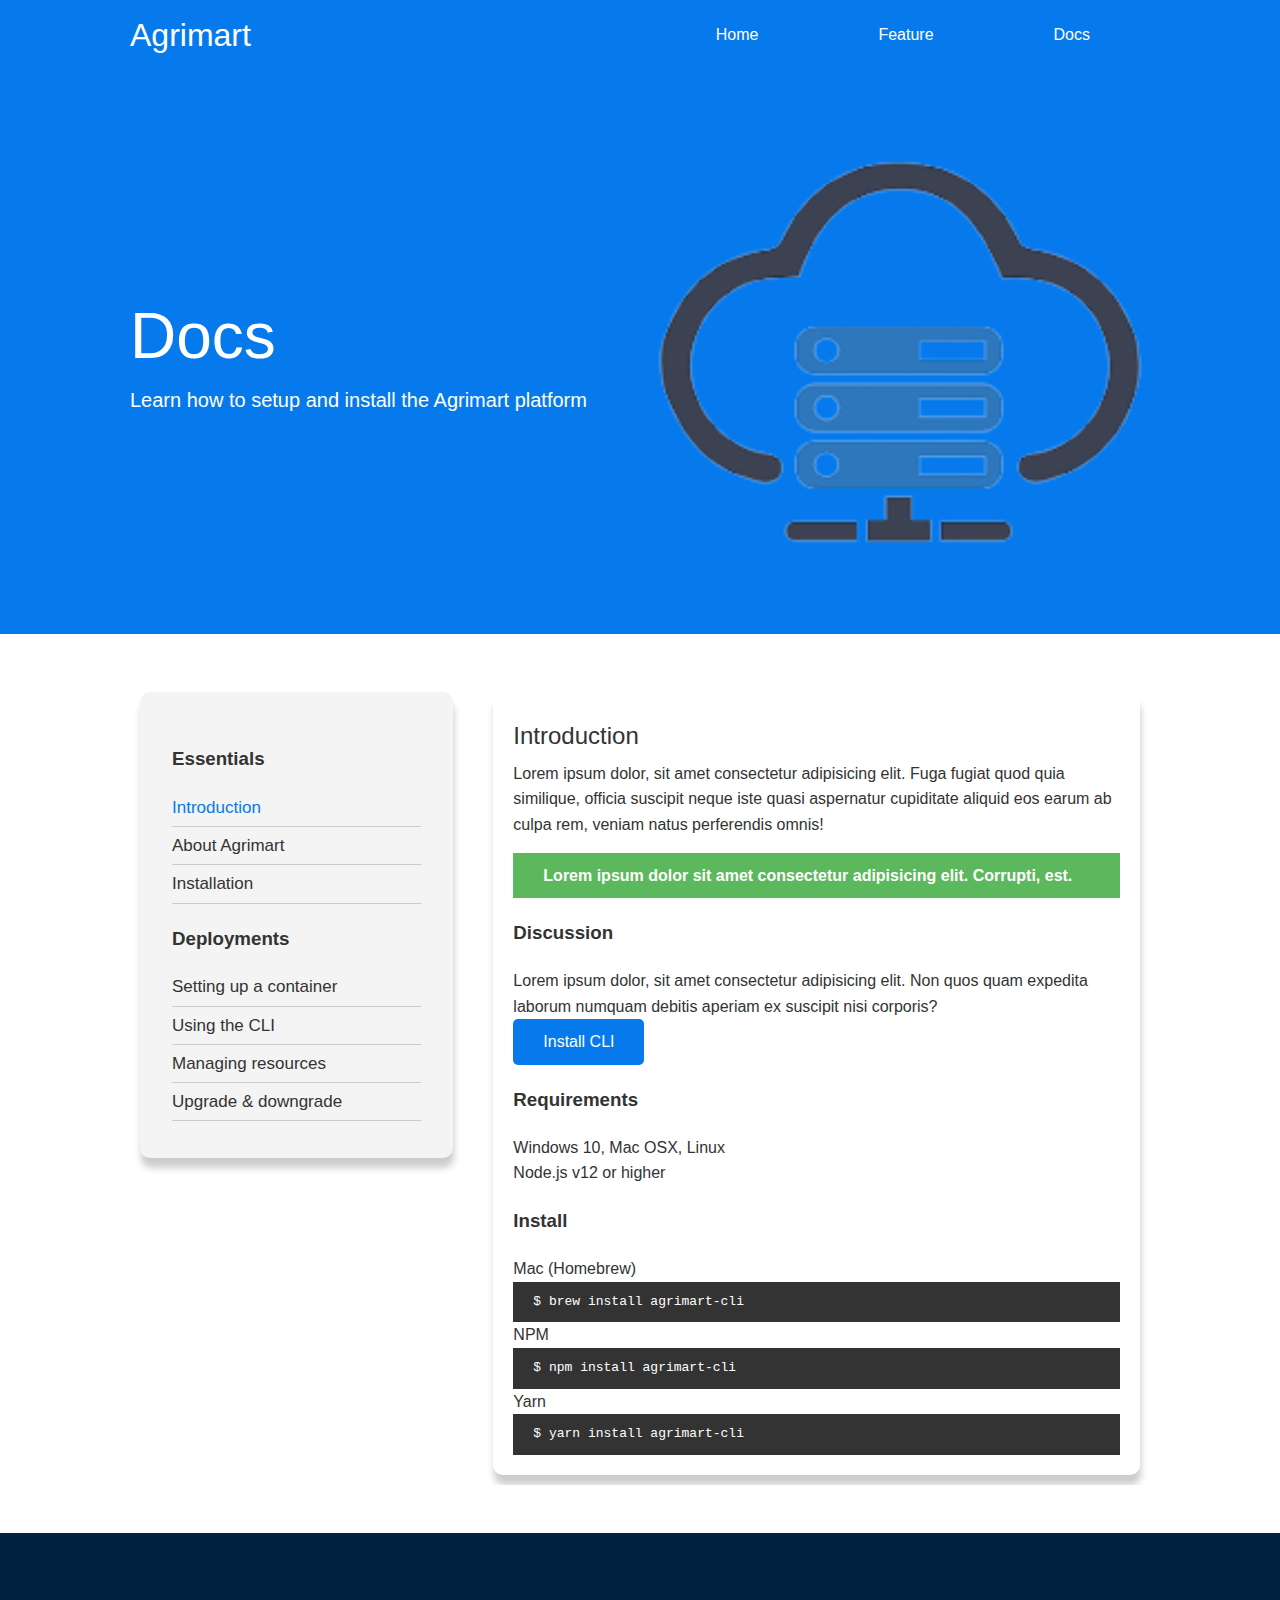
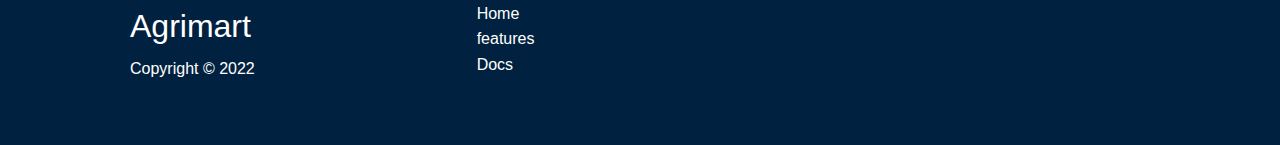
<file: docs.html>
<!DOCTYPE html>
<html lang="en">
<head>
   <meta charset="UTF-8">
   <meta http-equiv="X-UA-Compatible" content="IE=edge">
   <meta name="viewport" content="width=device-width, initial-scale=1.0">
   <link rel="stylesheet" href="https://cdnjs.cloudflare.com/ajax/libs/font-awesome/6.1.1/css/all.min.css" integrity="sha512-KfkfwYDsLkIlwQp6LFnl8zNdLGxu9YAA1QvwINks4PhcElQSvqcyVLLD9aMhXd13uQjoXtEKNosOWaZqXgel0g==" crossorigin="anonymous" referrerpolicy="no-referrer" />
   <link rel="stylesheet" href="css/style.css">
   <link rel="stylesheet" href="css/utilities.css">
   <title>Hyh Agrimart | Your Business Partner</title>

</head>
<body>
   <!-- Navbar-->
   <div class="navbar">
      <div class="container flex">
         <h1 class="logo">Agrimart</h1>
        <nav>
           <ul>
              <li><a href="index.html">Home</a></li>
              <li><a href="features.html">Feature</a></li>
              <li><a href="docs.html">Docs</a></li>
           </ul>
        </nav>
      </div>
   </div>

   <!-- Head -->
   <section class="docs-head bg-primary py-3">
       <div class="container grid">
           <div>
               <h1 class="xl">Docs</h1>
               <p class="lead">Learn how to setup and install the Agrimart platform</p>
           </div>
           <img src="images/cloud.png" alt="A photo of a cloud.">
        </div>
        </section>

        <!-- Docs main -->
        <section class="docs-main my-4">
            <div class="container grid">
                <div class="card bg-light p-3">
                    <h3 class="my-2">Essentials</h3>
                    <nav>
                        <ul>
                            <li><a class="text-primary" href="#">Introduction</a></li>
                            <li><a href="#">About Agrimart</a></li>
                            <li><a href="#">Installation</a></li>
                        </ul>
                    </nav>

                    <h3 class="my-2">Deployments</h3>
                    <nav>
                        <ul>
                            <li><a href="#">Setting up a container</a></li>
                            <li><a href="#">Using the CLI</a></li>
                            <li><a href="#">Managing resources</a></li>
                            <li><a href="#">Upgrade & downgrade</a></li>
                        </ul>
                    </nav>
                </div>
                <div class="card">
                    <h2>Introduction</h2>
                    <p>Lorem ipsum dolor, sit amet consectetur adipisicing elit. Fuga fugiat quod quia similique, officia suscipit neque iste quasi aspernatur cupiditate aliquid eos earum ab culpa rem, veniam natus perferendis omnis!</p>
                    <div class="alert alert-success">
                        <i class="fas fa-info"></i>Lorem ipsum dolor sit amet consectetur adipisicing elit. Corrupti, est.
                    </div>
                    <h3>Discussion</h3>
                    <p>Lorem ipsum dolor, sit amet consectetur adipisicing elit. Non quos quam expedita laborum numquam debitis aperiam ex suscipit nisi corporis?</p>
                    <a href="" class="btn btn-primary">Install CLI</a>

                    <h3>Requirements</h3>
                    <ul>
                        <li>Windows 10, Mac OSX, Linux</li>
                        <li>Node.js v12 or higher</li>
                    </ul>

                    <h3>Install</h3>
                    <p>Mac (Homebrew)</p>
                    <pre><code>$ brew install agrimart-cli</code></pre>
                    <p>NPM</p>
                    <pre><code>$ npm install agrimart-cli</code></pre>
                    <p>Yarn</p>
                    <pre><code>$ yarn install agrimart-cli</code></pre>
                </div>
            </div>
        </section>

   <!-- Footer -->
   <footer class="footer bg-dark py-5">
      <div class="container grid grid-3">
         <div>
            <h1>Agrimart</h1>
            <p>Copyright &copy; 2022</p>
         </div>
         <nav>
            <ul>
               <li><a href="index.html">Home</a>
               <li><a href="features.html">features</a>
               <li><a href="docs.html">Docs</a>
               </li>
            </ul>
         </nav>
         <div class="social">
            <a href="#"><i class="fab fa-facebook-messenger fa-2x"></i></a>
            <a href="#"><i class="fab fa-facebook fa-2x"></i></a>
            <a href="#"><i class="fab fa-instagram fa-2x"></i></a>
            <a href="#"><i class="fab fa-twitter fa-2x"></i></a>
         </div>
      </div>
   </footer>
</body>
</html>
</file>
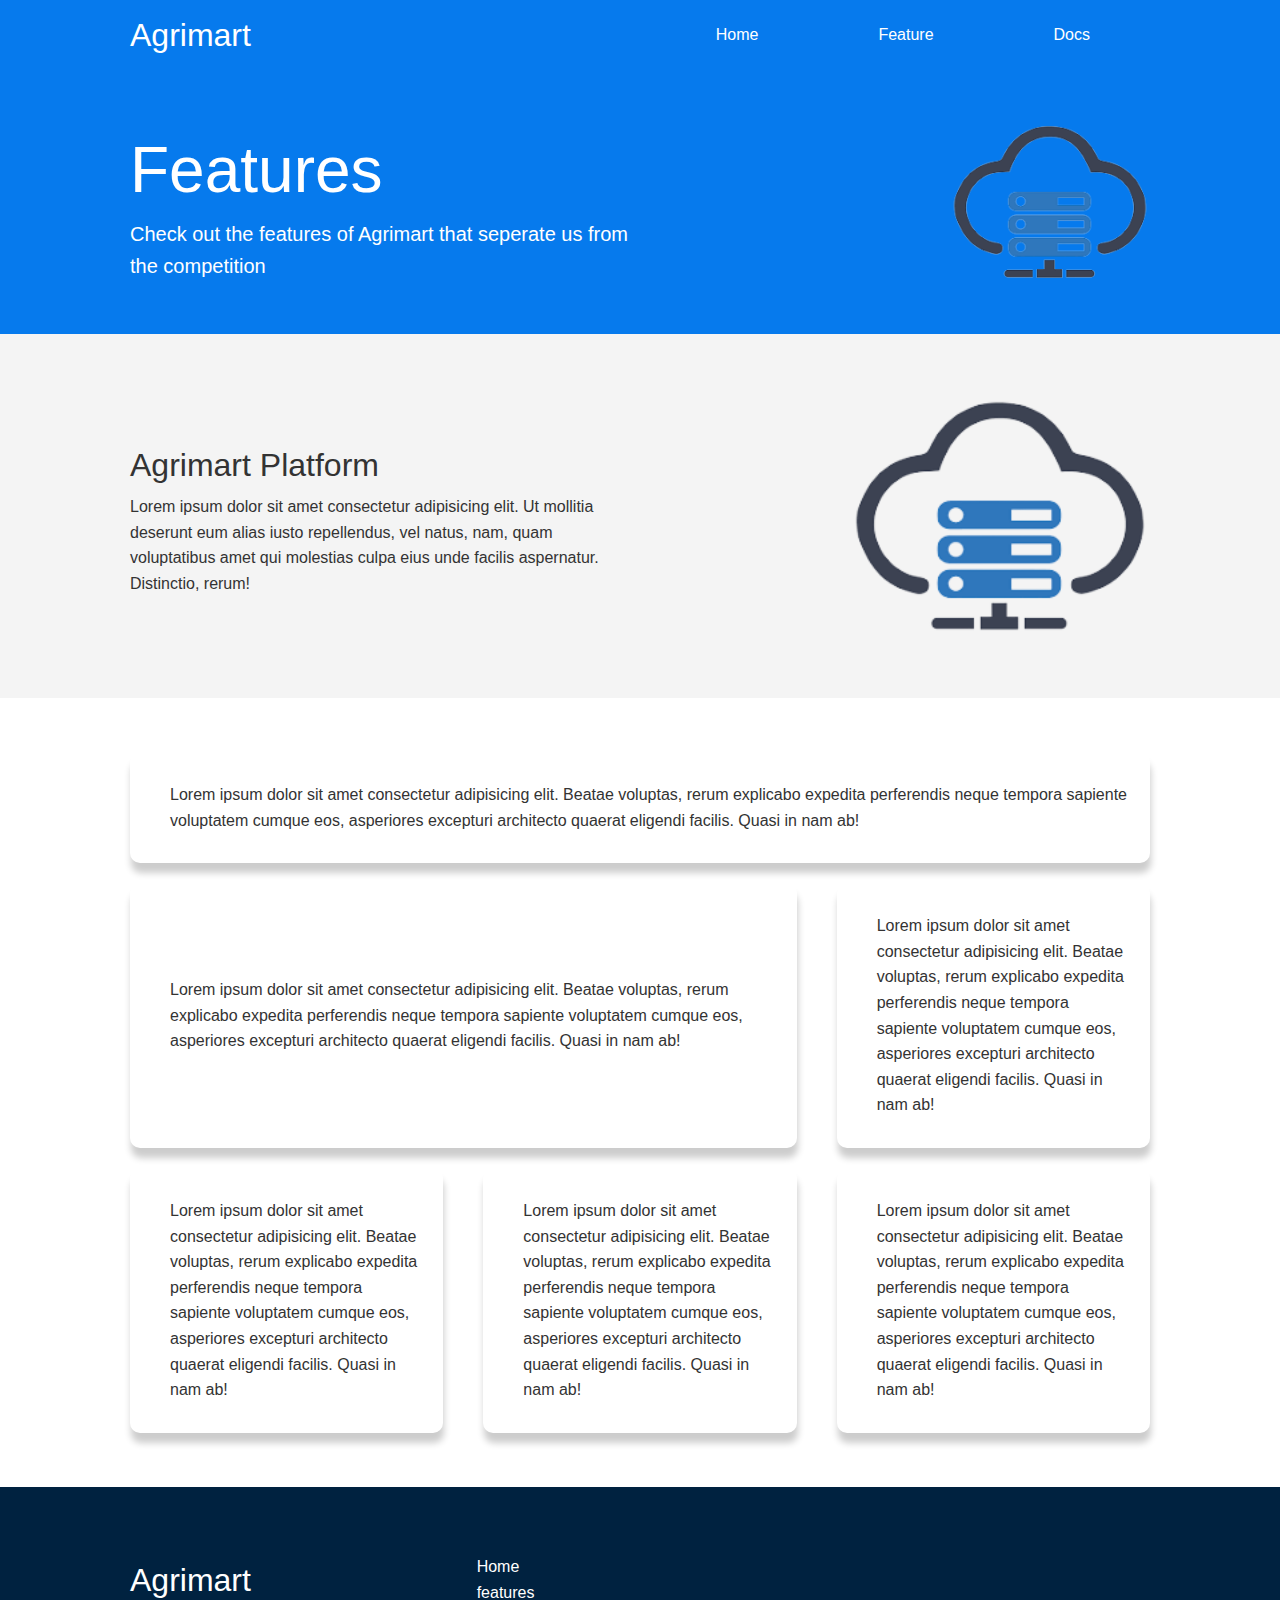
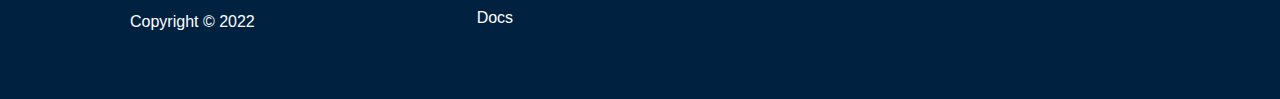
<file: features.html>
<!DOCTYPE html>
<html lang="en">
<head>
   <meta charset="UTF-8">
   <meta http-equiv="X-UA-Compatible" content="IE=edge">
   <meta name="viewport" content="width=device-width, initial-scale=1.0">
   <link rel="stylesheet" href="https://cdnjs.cloudflare.com/ajax/libs/font-awesome/6.1.1/css/all.min.css" integrity="sha512-KfkfwYDsLkIlwQp6LFnl8zNdLGxu9YAA1QvwINks4PhcElQSvqcyVLLD9aMhXd13uQjoXtEKNosOWaZqXgel0g==" crossorigin="anonymous" referrerpolicy="no-referrer" />
   <link rel="stylesheet" href="css/style.css">
   <link rel="stylesheet" href="css/utilities.css">
   <title>Hyh Agrimart | Your Business Partner</title>

</head>
<body>
   <!-- Navbar-->
   <div class="navbar">
      <div class="container flex">
         <h1 class="logo">Agrimart</h1>
        <nav>
           <ul>
              <li><a href="index.html">Home</a></li>
              <li><a href="features.html">Feature</a></li>
              <li><a href="docs.html">Docs</a></li>
           </ul>
        </nav>
      </div>
   </div>

   <!-- Head -->
   <section class="features-head bg-primary py-3">
       <div class="container grid">
           <div>
               <h1 class="xl">Features</h1>
               <p class="lead">Check out the features of Agrimart that seperate us from the competition</p>
           </div>
           <img src="images/cloud.png" alt="A photo of a cloud.">
        </div>
        </section>

        <!-- Sub head -->
        <section class="features-sub-head bg-light py-3">
            <div class="container grid">
                <div>
                    <h1 class="md">Agrimart Platform</h1>
                    <p>Lorem ipsum dolor sit amet consectetur adipisicing elit. Ut mollitia deserunt eum alias iusto repellendus, vel natus, nam, quam voluptatibus amet qui molestias culpa eius unde facilis aspernatur. Distinctio, rerum!</p>
                </div>
                    <img src="images/cloud.png" alt="A photo of a cloud."> 
            </div>
        </section>

        <section class="features-main my-2">
            <div class="container grid grid-3">
                <div class="card flex">
                    <i class="fas fa-server fa-3x"></i>
                    <p>
                        Lorem ipsum dolor sit amet consectetur adipisicing elit. Beatae voluptas, rerum explicabo expedita perferendis neque tempora sapiente voluptatem cumque eos, asperiores excepturi architecto quaerat eligendi facilis. Quasi in nam ab!
                    </p>
                </div>
                <div class="card flex">
                    <i class="fas fa-calendar fa-3x"></i>
                    <p>
                        Lorem ipsum dolor sit amet consectetur adipisicing elit. Beatae voluptas, rerum explicabo expedita perferendis neque tempora sapiente voluptatem cumque eos, asperiores excepturi architecto quaerat eligendi facilis. Quasi in nam ab!
                    </p>
                </div>
                <div class="card flex">
                    <i class="fas fa-accusoft fa-3x"></i>
                    <p>
                        Lorem ipsum dolor sit amet consectetur adipisicing elit. Beatae voluptas, rerum explicabo expedita perferendis neque tempora sapiente voluptatem cumque eos, asperiores excepturi architecto quaerat eligendi facilis. Quasi in nam ab!
                    </p>
                </div>
                <div class="card flex">
                    <i class="fas fa-face-angry fa-3x"></i>
                    <p>
                        Lorem ipsum dolor sit amet consectetur adipisicing elit. Beatae voluptas, rerum explicabo expedita perferendis neque tempora sapiente voluptatem cumque eos, asperiores excepturi architecto quaerat eligendi facilis. Quasi in nam ab!
                    </p>
                </div>
                <div class="card flex">
                    <i class="fas fa-facebook fa-3x"></i>
                    <p>
                        Lorem ipsum dolor sit amet consectetur adipisicing elit. Beatae voluptas, rerum explicabo expedita perferendis neque tempora sapiente voluptatem cumque eos, asperiores excepturi architecto quaerat eligendi facilis. Quasi in nam ab!
                    </p>
                </div>
                <div class="card flex">
                    <i class="fas fa-instagram fa-3x"></i>
                    <p>
                        Lorem ipsum dolor sit amet consectetur adipisicing elit. Beatae voluptas, rerum explicabo expedita perferendis neque tempora sapiente voluptatem cumque eos, asperiores excepturi architecto quaerat eligendi facilis. Quasi in nam ab!
                    </p>
                </div>
            </div>
        </section>

   <!-- Footer -->
   <footer class="footer bg-dark py-5">
      <div class="container grid grid-3">
         <div>
            <h1>Agrimart</h1>
            <p>Copyright &copy; 2022</p>
         </div>
         <nav>
            <ul>
               <li><a href="index.html">Home</a>
               <li><a href="features.html">features</a>
               <li><a href="docs.html">Docs</a>
               </li>
            </ul>
         </nav>
         <div class="social">
            <a href="#"><i class="fab fa-facebook-messenger fa-2x"></i></a>
            <a href="#"><i class="fab fa-facebook fa-2x"></i></a>
            <a href="#"><i class="fab fa-instagram fa-2x"></i></a>
            <a href="#"><i class="fab fa-twitter fa-2x"></i></a>
         </div>
      </div>
   </footer>
</body>
</html>
</file>
<file: css/style.css>
@import url('https://fonts.googleapis.com/css2?family=Open+Sans:wght@400;500&display=swap');

:root {
    --primary-color: #067aed;
    --secondary-color: #1c3fa8;
    --dark-color: #002240;
    --light-color: #f4f4f4;
    --success-color: #5cb85c;
    --error-color: #d9534f;
}

* {
    box-sizing: border-box;
    padding: 0;
    margin: 0;
}

body {
    font-family: OpenSans, sans-serif;
    color: #333;
    line-height: 1.6;
}

ul {
    list-style:none;
}

a {
    text-decoration: none;
    color: #333;
}

h1,
h2 {
    font-weight: 300;
    line-height: 1.2;
    margin: 10px 0;
}

img {
    width: 100%;
}

code, pre {
    background: #333;
    color: #fff;
    padding: 10px;
}

.hidden {
    visibility: hidden;
    height: 0;
}

/* Navbar */
.navbar {
    background-color: var(--primary-color);
    color: #fff;
    height: 70px;
}

.navbar ul {
    display: flex;
}

.navbar a {
    color: #fff;
    padding: 10px;
    margin: 0 50px;
}

.navbar a:hover {
    border-bottom: 3px #fff solid;
}

.navbar .flex {
    justify-content: space-between;
}

/*Showcase*/
.showcase {
    height: 400px;
    background-color: var(--primary-color);
    color: white;
    position: relative;
}

.showcase h1 {
    font-size: 40px;
}

.showcase p {
    margin: 20px 0;
}

.showcase .grid {
    overflow: visible;
    grid-template-columns: 55% 35%;
    gap: 30px;
}

.showcase-text {
    animation: slideInFromLeft 1s ease-in;
}

.showcase-form {
    position: relative;
    top: 60px;
    height: 350px;
    width: 400px;
    padding: 40px;
    z-index: 100;
    justify-self: flex-end;
    animation: slideInFromRight 1s ease-in;
}

.showcase-form .form-control {
    margin: 30px 0; 
}

.showcase-form input[type='text'],
.showcase-form input[type='email'] {
    border: 0;
    border-bottom: 1px solid #b4becb;
    width: 100%;
    padding: 3px;
    font-size: 16px;
}

.showcase-form input:focus {
    outline: none;
}

.showcase::before,
.showcase::after {
    content: '';
    position: absolute;
    height: 100px;
    bottom: -70px;
    right: 0;
    left: 0;
    background: #fff;
    transform: skewY(-3deg);
    -webkit-transform: skewY(-3deg);
    -moz-transform: skewY(-3deg);
    -ms-transform: skewY(-3deg);
}

/* Stats */

.stats {
    padding-top: 100px;
}

.stats-heading {
    max-width: 500px;
    margin: auto;
}

.stats .grid h3 {
    font-size: 35px;
}

.stats .grid p {
    font-size: 20px;
    font-weight: bold;
}

/*CLI*/
.cli .grid {
    grid-template-columns: repeat(3, 1fr);
    grid-template-rows: repeat(2, 1fr);
}

.cli .grid > *:first-child {
    grid-column: 1 / span 2;
    grid-row: 1 / span 2;
}

/* Cloud */
.cloud .grid {
    grid-template-columns: 4fr 3fr;
}

/* Languages */

.languages .flex {
    flex-wrap: wrap;
}

.languages .card {
    text-align: center;
    margin: 18px 10px 40px;
    transition: transform 0.2s ease-in;
}

.languages .card h4 {
    font-size: 18px;
    margin-bottom: 10px;
}

.languages .card:hover {
    transform: translateY(-15px)
}

/* Features */
.features-head img {
    width: 200px;
    justify-self: flex-end;
}

.features-sub-head img {
    width: 300px;
    justify-self: flex-end;
}

.features-main .card > i {
    margin-right: 20px;
}

.features-main .grid {
    padding: 30px;
}

.features-main .grid > *:first-child {
    grid-column: 1 /span 3;
}

.features-main .grid > *:nth-child(2) {
    grid-column: 1 /span 2;
}

/* Docs */
.docs-main h3 {
    margin: 20px 0;
}

.docs-main .grid {
    grid-template-columns: 1fr 2fr;
    align-items: flex-start;
}

.docs-main nav li {
    font-size: 17px;
    padding-bottom:  5px;
    margin-bottom: 5px;
    border-bottom: 1px #ccc solid;
}

.docs-main a:hover {
    font-weight: bold;
}

/* Footer */
.footer .social a {
    margin: 0 10px;
}

/* Animations */
@keyframes slideInFromLeft {
    0% {
        transform: translateX(-100%);
    }

    100% {
        transform: translateX(0);
    }
}
@keyframes slideInFromRight {
    0% {
        transform: translateX(100%);
    }

    100% {
        transform: translateX(0);
    }
}
@keyframes slideInFromTop {
    0% {
        transform: translateY(-100%);
    }

    100% {
        transform: translateY(0);
    }
}
@keyframes slideInFromBottom {
    0% {
        transform: translateY(100%);
    }

    100% {
        transform: translateY(0);
    }
}



/* Tablets and undeer */
@media(max-width: 768px) {
    .grid,
    .showcase .grid,
    .stats .grid,
    .cli .grid,
    .cloud .grid,
    .features-main .grid,
    .features-head .grid,
    .features-sub-head .grid,
    .docs-main .grid,
    .docs-head .grid {
       grid-template-columns: 1fr;
       grid-template-rows: 1fr; 
    }

    .showcase {
        height: auto; 
    }

    .showcase-text {
        text-align: center;
        margin-top: 40px;
        animation: slideInFromTop 1s ease-in;
    }
    .showcase-form {
        justify-self: center;
        margin: auto;
        animation: slideInFromBottom 1s ease-in;
    }

    .cli .grid > *:first-child {
        grid-column: 1;
        grid-row: 1;
    }

    .features-head, .features-sub-head, .docs-head {
        text-align: center;
    }

    .features-head img, .features-sub-head img, .docs-head img {
        justify-self: center;
    }

    .features-main .grid > *:first-child,
    .features-main .grid > *:nth-child(2) {
        grid-column: 1;
    }
}

/* Mobile */
@media (max-width: 500px) {
    .navbar  {
        height: 110px;
    }

    .navbar .flex {
        flex-direction: column;
    }

    .navbar ul {
        padding: 10px;
        background-color: rgba(0, 0, 0, 0.1);
    }

    .features-head img,
    .features-sub-head img,
    .docs-head img {
        justify-self: center;
    }
}
</file>
<file: css/utilities.css>
.container {
    max-width: 1100px;
    margin: 0 auto;
    overflow: auto;
    padding: 0 40px;
}

.card {
    background-color: #fff;
    color: #333; 
    border-radius:10px;
    box-shadow: 1px 10px 7px rgba(0,0,0,0.2);
    padding: 20px;
    margin: 10px;
}

.btn {
    display: inline-block;
    padding: 10px 30px;
    cursor: pointer ;
    background: var(--primary-color);
    color: #fff;
    border: none;
    border-radius: 5px;
}

.btn-outline {
    background-color: transparent;
    border: 1px #fff solid;
}

.btn:hover {
    transform: scale(0.98);
}

/* Background & colored buttons */
.bg-primary, .btn-primary {
    background-color: var(--primary-color);
    color: #fff;
}

.bg-secondary, .btn-secondary {
    background-color: var(--secondary-color);
    color: #fff;
}

.bg-dark, .btn-dark {
    background-color: var(--dark-color);
    color: #fff;
}

.bg-light, .btn-light {
    background-color: var(--light-color);
    color: #333;
}

.bg-primary a, .btn-primary a,
.bg-secondary a, .btn-secondary a,
.bg-dark a, .btn-dark a {
    color: #fff;
}

/* Text colors */
.text-primary {
    color: var(--primary-color);
}

.text-secondary {
    color: var(--secondary-color);
}

.text-dark {
    color: var(--dark-color);
}

.text-light {
    color: var(--light-color);
}


/* Text sizes */
.lead {
    font-size: 20px;
}

.sm {
    font-size: 1rem;
}

.md {
    font-size: 2rem;
}

.lg {
    font-size: 3rem;
}

.xl {
    font-size: 4rem;
}


.text-center {
    text-align: center;
} 

/* Alert */
.alert {
    background-color: var(--light-color);
    padding: 10px 20px;
    font-weight: bold;
    margin: 15px 0;
}

.alert i {
    margin-right: 10px;
}

.alert-success {
    background-color: var(--success-color);
    color: #fff;
}
.alert-error {
    background-color: var(--error-color);
    color: #fff;
}


.flex {
    display: flex;
    justify-content: center;
    align-items: center;
    height: 100%;
}

.grid {
    display: grid;
    grid-template-columns: repeat(2, 1fr);
    gap: 20px;
    justify-content: center;
    align-items: center;
    height: 100%;
}

.grid-3 {
    grid-template-columns: repeat(3, 1fr);
}

/*Margin*/
.my-1 {
    margin: 1rem auto;
}
.my-2 {
    margin: 1.5rem 0;
}
.my-3 {
    margin: 2rem 0;
}
.my-4 {
    margin: 3rem 0;
}
.my-5 {
    margin: 4rem 0;
}

.m-1 {
    margin: 1rem ;
}
.m-2 {
    margin: 1.5rem ;
}
.m-3 {
    margin: 2rem ;
}
.m-4 {
    margin: 3rem ;
}
.m-5 {
    margin: 4rem ;
}

/*Padding*/
.py-1 {
    padding: 1rem 0;
}
.py-2 {
    padding: 1.5rem 0;
}
.py-3 {
    padding: 2rem 0;
}
.py-4 {
    padding: 3rem 0;
}
.py-5 {
    padding: 4rem 0;
}

.p-1 {
    padding: 1rem ;
}
.p-2 {
    padding: 1.5rem ;
}
.p-3 {
    padding: 2rem ;
}
.p-4 {
    padding: 3rem ;
}
.p-5 {
    padding: 4rem ;
}
</file>
